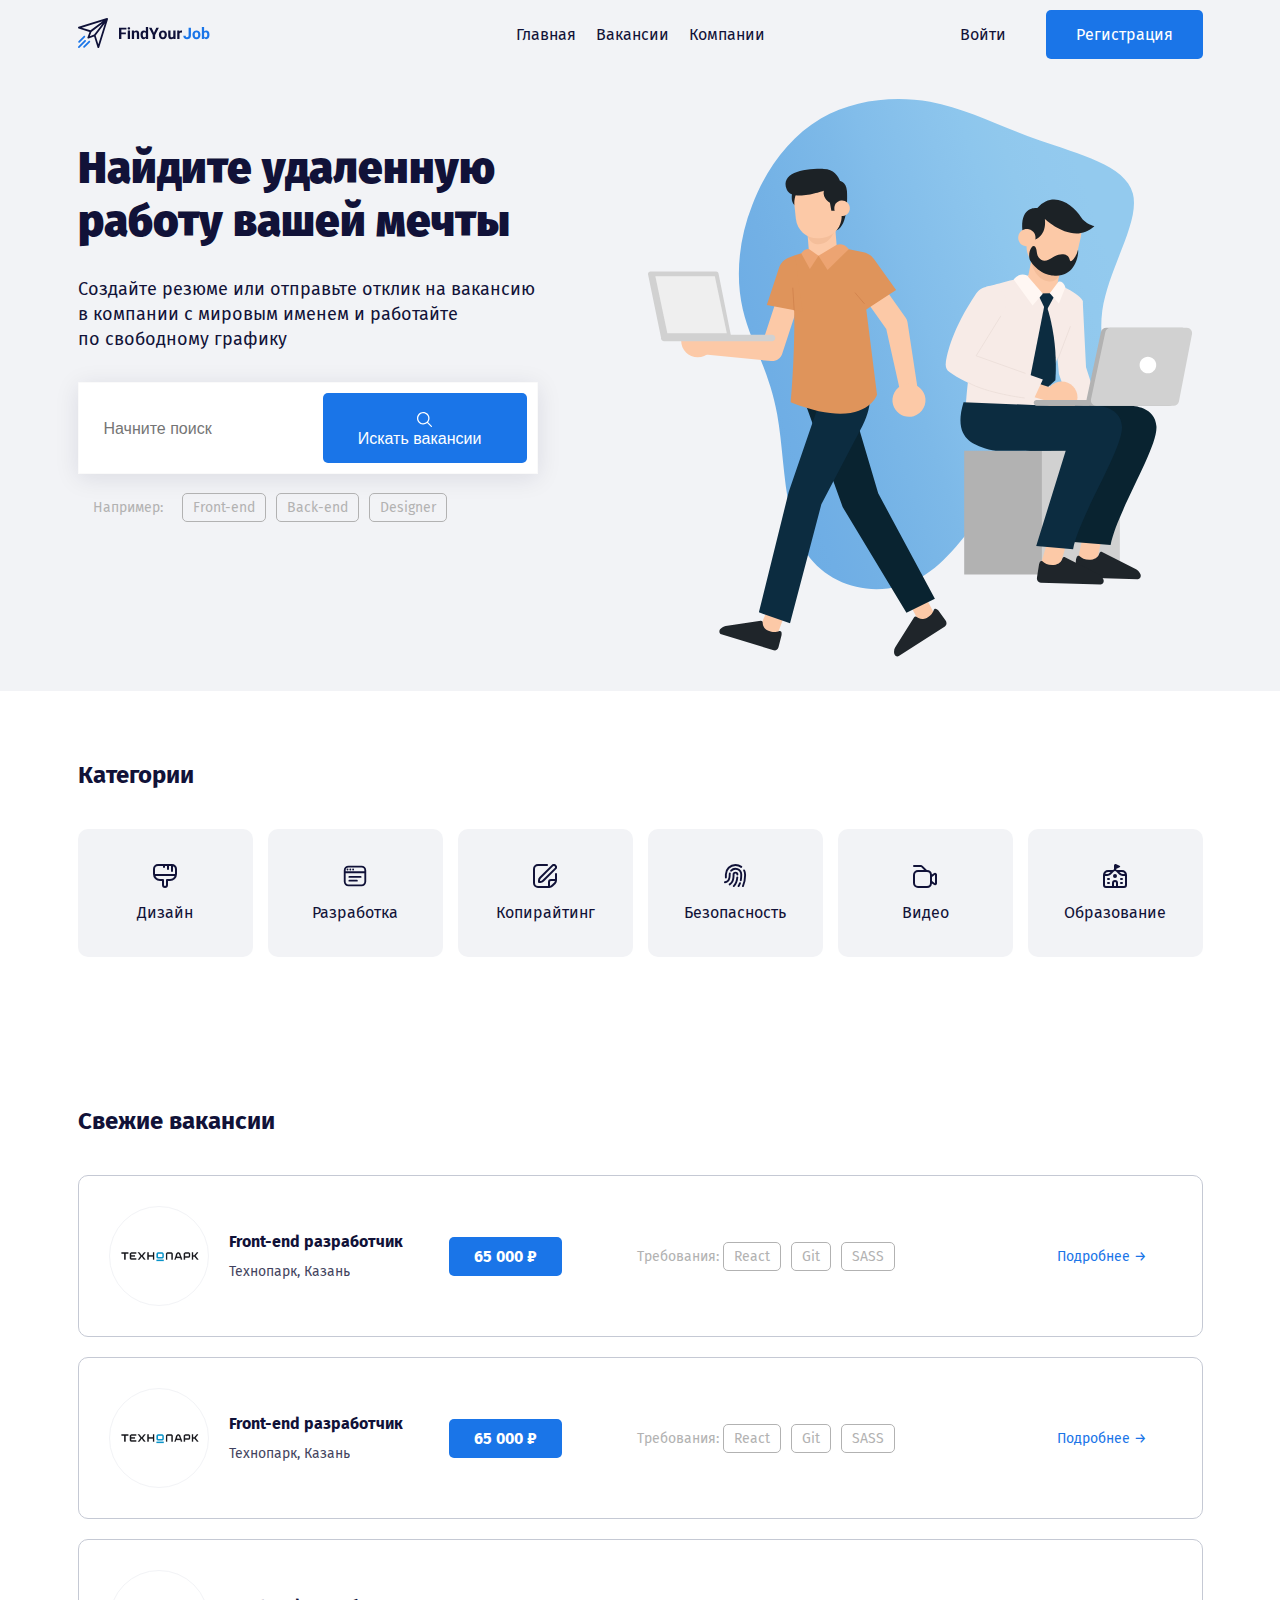
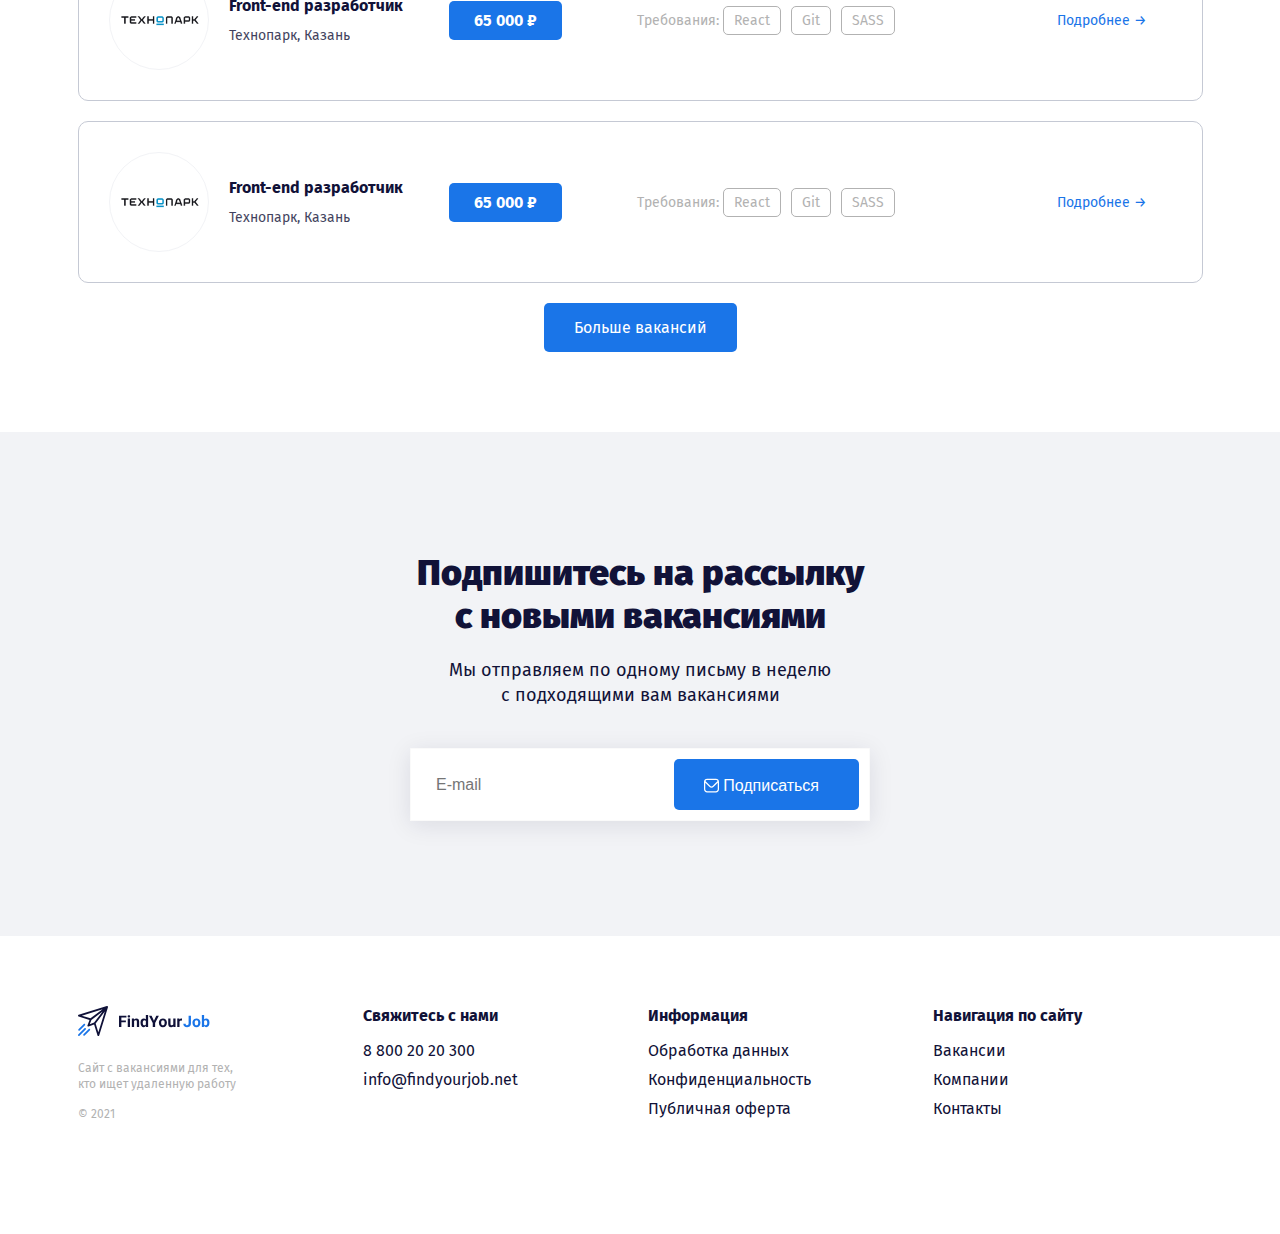
<file: Как найти работу/index.html>
<!DOCTYPE html>
<html lang="ru">
  <head>
    <meta charset="UTF-8" />
    <meta http-equiv="X-UA-Compatible" content="IE=edge" />
    <link rel="stylesheet" href="style/bootstrap-grid.min.css" />
    <link rel="preconnect" href="https://fonts.gstatic.com" />
    <link
      href="https://fonts.googleapis.com/css2?family=Fira+Sans:wght@400;700;900&display=swap"
      rel="stylesheet"
    />
    <link rel="stylesheet" href="style/style.css" />
    <title>Как найти работу</title>
  </head>
  <body>
    <header class="header pb-5 hero">
      <div class="container">
        <div
          class="
            d-flex
            pt-4 pt-lg-0
            d-lg-none
            align-items-center
            justify-content-between
          "
        >
          <a href="#" class="logo-link">
            <img src="img/logo.svg" alt="Logo" />
          </a>
          <a href="#" class="menu-btn">
            <img src="img/menu-burger.svg" alt="" />
          </a>
        </div>
        <div
          class="
            row
            align-items-center
            py-3
            navbar
            flex-column flex-lg-row
            justify-content-center
          "
        >
          <a href="#" class="close-btn d-lg-none">&times;</a>
          <div
            class="
              col-4
              mb-5 mb-lg-0
              d-flex
              justify-content-center justify-content-lg-start
            "
          >
            <a href="#" class="logo-link">
              <img src="img/logo.svg" alt="Logo" />
            </a>
          </div>
          <div class="col-lg-4 d-flex justify-content-center mb-5 mb-lg-0">
            <nav class="nav">
              <ul
                class="menu d-flex flex-column flex-lg-row align-items-center"
              >
                <li class="menu-item">
                  <a href="#" class="menu-link">Главная</a>
                </li>
                <li class="menu-item">
                  <a href="#" class="menu-link">Вакансии</a>
                </li>
                <li class="menu-item">
                  <a href="#" class="menu-link">Компании</a>
                </li>
              </ul>
            </nav>
          </div>
          <div
            class="
              col-lg-4
              d-flex
              align-items-center
              justify-content-lg-end justify-content-center
              flex-column flex-lg-row
            "
          >
            <a href="#" class="button-link">Войти</a>
            <a href="#" class="button-primary">Регистрация</a>
          </div>
        </div>
        <div class="row pt-5">
          <div class="col-xl-5 col-lg-6 col-md-10">
            <h1 class="hero-title">Найдите удаленную работу вашей мечты</h1>
            <p class="hero-text">
              Создайте резюме или отправьте отклик на вакансию в&nbsp;компании с
              мировым именем и работайте <br />
              по свободному графику
            </p>
            <form class="input-group d-flex">
              <input
                type="text"
                name=""
                class="input"
                placeholder="Начните поиск"
              />
              <button class="button button-primary">
                <img src="img/search.svg" alt="icon" class="search-img" />
                <span class="button-text d-none d-md-inline-block"
                  >Искать вакансии</span
                >
              </button>
            </form>
            <div class="tags-group">
              <span class="text-label1">Например:</span>
              <a href="#" class="tag">Front-end</a
              ><a href="#" class="tag">Back-end</a
              ><a href="#" class="tag">Designer</a>
            </div>
          </div>
          <div class="col-xl-6 offset-xl-1 col-lg-5 offset-lg-1 mt-5 mt-lg-0">
            <img src="img/hero-image.svg" alt="hero" class="hero-image" />
          </div>
        </div>
      </div>
    </header>
    <section class="section">
      <div class="container">
        <h2 class="section-title">Категории</h2>
        <div class="row">
          <div class="col-lg-2 col-md-4 mb-4 mb-lg-0 col-sm-6">
            <a href="#" class="card d-flex flex-column align-items-center">
              <svg class="icon" height="24" height="24" width="24">
                <use href="img/icons.svg#brush"></use>
              </svg>
              <span class="card-text">Дизайн</span>
            </a>
          </div>
          <div class="col-lg-2 col-md-4 mb-4 mb-lg-0 col-sm-6">
            <a href="#" class="card d-flex flex-column align-items-center">
              <svg class="icon" height="24" width="24">
                <use href="img/icons.svg#browser"></use>
              </svg>
              <span class="card-text">Разработка</span>
            </a>
          </div>
          <div class="col-lg-2 col-md-4 mb-4 mb-lg-0 col-sm-6">
            <a href="#" class="card d-flex flex-column align-items-center">
              <svg class="icon" height="24" width="24">
                <use href="img/icons.svg#edit 1"></use>
              </svg>
              <span class="card-text">Копирайтинг</span>
            </a>
          </div>
          <div class="col-lg-2 col-md-4 mb-4 mb-lg-0 col-sm-6">
            <a href="#" class="card d-flex flex-column align-items-center">
              <svg class="icon" height="24" width="24">
                <use href="img/icons.svg#fingerprint"></use>
              </svg>
              <span class="card-text">Безопасность</span>
            </a>
          </div>
          <div class="col-lg-2 col-md-4 mb-4 mb-lg-0 col-sm-6">
            <a href="#" class="card d-flex flex-column align-items-center">
              <svg class="icon" height="24" width="24">
                <use href="img/icons.svg#camera 1"></use>
              </svg>
              <span class="card-text">Видео</span>
            </a>
          </div>
          <div class="col-lg-2 col-md-4 mb-4 mb-lg-0 col-sm-6">
            <a href="#" class="card d-flex flex-column align-items-center">
              <svg class="icon" height="24" width="24">
                <use href="img/icons.svg#school 1"></use>
              </svg>
              <span class="card-text">Образование</span>
            </a>
          </div>
        </div>
      </div>
    </section>
    <section class="section offers">
      <div class="container">
        <h2 class="section-title">Свежие вакансии</h2>
        <div class="offer d-flex align-items-center flex-md-column flex-lg-row">
          <div class="offer-img mb-4 mb-lg-0"></div>
          <div class="offer-text mb-4 mb-lg-0">
            <h3 class="offer-title">Front-end разработчик</h3>
            <span class="offer-location">Технопарк, Казань</span>
          </div>
          <span class="salary mb-4 mb-lg-0">65 000 ₽</span>
          <div class="tags-group">
            <span class="text-label">Требования:</span>
            <a href="#" class="tag">React</a><a href="#" class="tag">Git</a
            ><a href="#" class="tag">SASS</a>
          </div>
          <a href="#" class="more mt-5 mt-lg-0">Подробнее →</a>
        </div>
        <div class="offer d-flex align-items-center flex-md-column flex-lg-row">
          <div class="offer-img mb-4 mb-lg-0"></div>
          <div class="offer-text mb-4 mb-lg-0">
            <h3 class="offer-title">Front-end разработчик</h3>
            <span class="offer-location">Технопарк, Казань</span>
          </div>
          <span class="salary mb-4 mb-lg-0">65 000 ₽</span>
          <div class="tags-group">
            <span class="text-label">Требования:</span>
            <a href="#" class="tag">React</a><a href="#" class="tag">Git</a
            ><a href="#" class="tag">SASS</a>
          </div>
          <a href="#" class="more mt-5 mt-lg-0">Подробнее →</a>
        </div>
        <div class="offer d-flex align-items-center flex-md-column flex-lg-row">
          <div class="offer-img mb-4 mb-lg-0"></div>
          <div class="offer-text mb-4 mb-lg-0">
            <h3 class="offer-title">Front-end разработчик</h3>
            <span class="offer-location">Технопарк, Казань</span>
          </div>
          <span class="salary mb-4 mb-lg-0">65 000 ₽</span>
          <div class="tags-group">
            <span class="text-label">Требования:</span>
            <a href="#" class="tag">React</a><a href="#" class="tag">Git</a
            ><a href="#" class="tag">SASS</a>
          </div>
          <a href="#" class="more mt-5 mt-lg-0">Подробнее →</a>
        </div>
        <div class="offer d-flex align-items-center flex-md-column flex-lg-row">
          <div class="offer-img mb-4 mb-lg-0"></div>
          <div class="offer-text mb-4 mb-lg-0">
            <h3 class="offer-title">Front-end разработчик</h3>
            <span class="offer-location">Технопарк, Казань</span>
          </div>
          <span class="salary mb-4 mb-lg-0">65 000 ₽</span>
          <div class="tags-group">
            <span class="text-label">Требования:</span>
            <a href="#" class="tag">React</a><a href="#" class="tag">Git</a
            ><a href="#" class="tag">SASS</a>
          </div>
          <a href="#" class="more mt-5 mt-lg-0">Подробнее →</a>
        </div>

        <a href="#" class="offers-button">Больше вакансий</a>
      </div>
    </section>
    <section class="section subscribe">
      <div class="container">
        <div class="subscribe-form">
          <h2 class="form-title">
            Подпишитесь на рассылку с новыми вакансиями
          </h2>
          <p class="form-text">
            Мы отправляем по одному письму в&nbsp;неделю с&nbsp;подходящими вам
            вакансиями
          </p>
          <form class="input-group d-flex">
            <input type="text" name="" class="input" placeholder="E-mail" />
            <button class="button button-primary">
              <img src="img/Vector.svg" alt="icon" class="search-img" />
              <span class="button-text d-none d-md-inline-block"
                >Подписаться</span
              >
            </button>
          </form>
        </div>
      </div>
    </section>
    <footer class="footer">
      <div class="container">
        <div class="row">
          <div class="col-lg-3 col-sm-6 mb-5 mb-lg-0">
            <img src="img/logo.svg" alt="logo" class="footer-logo" />
            <p class="footer-text">
              Сайт с вакансиями для тех, <br />
              кто ищет удаленную работу
            </p>
            <span class="copy-right">© 2021</span>
          </div>
          <div class="col-lg-3 col-sm-6 mb-5 mb-lg-0">
            <h3 class="footer-title">Свяжитесь с нами</h3>
            <ul class="footer-list">
              <li class="footer-list-item">
                <a href="tel:+78002020300" class="footer-list-link"
                  >8 800 20 20 300</a
                >
              </li>
              <li class="footer-list-item">
                <a href="mailto:info@findyourjob.net" class="footer-list-link"
                  >info@findyourjob.net</a
                >
              </li>
            </ul>
          </div>
          <div class="col-lg-3 col-sm-6 mb-5 mb-lg-0">
            <h3 class="footer-title">Информация</h3>
            <ul class="footer-list">
              <li class="footer-list-item">
                <a href="#" class="footer-list-link">Обработка данных</a>
              </li>
              <li class="footer-list-item">
                <a href="#" class="footer-list-link">Конфиденциальность</a>
              </li>
              <li class="footer-list-item">
                <a href="#" class="footer-list-link">Публичная оферта</a>
              </li>
            </ul>
          </div>
          <div class="col-lg-3 col-sm-6 mb-5 mb-lg-0">
            <h3 class="footer-title">Навигация по сайту</h3>
            <ul class="footer-list">
              <li class="footer-list-item">
                <a href="#" class="footer-list-link">Вакансии</a>
              </li>
              <li class="footer-list-item">
                <a href="#" class="footer-list-link">Компании</a>
              </li>
              <li class="footer-list-item">
                <a href="#" class="footer-list-link">Контакты</a>
              </li>
            </ul>
          </div>
        </div>
      </div>
    </footer>
    <script src="js/script.js"></script>
  </body>
</html>
</file>
<file: Как найти работу/style/style.css>
* {
  box-sizing: border-box;
}

html {
  font-size: 10px;
}
img {
  max-width: 100%;
}

body {
  font-family: "Fira Sans", sans-serif;
  font-size: 16px;
  color: #111238;
  margin: 0;
}

a {
  text-decoration: none;
}

.header {
  background: #f2f3f6;
}

.menu {
  list-style: none;
  padding: 0;
  margin: 0;
}

.menu-item:not(:last-child) {
  margin-right: 2rem;
}

.menu-link {
  color: #111238;
  line-height: 1.9rem;
  transition: color 0.2s;
}

.menu-link:hover {
  color: #1a75e8;
}

.button-link {
  color: inherit;
  padding: 1rem;
  margin-right: 3rem;
  line-height: 1.9rem;
}

.button-primary {
  display: inline-block;
  background: #1a75e8;
  border-radius: 0.5rem;
  padding: 1.5rem 3rem;
  color: white;
  line-height: 1.9rem;
  border: none;
  font-size: 1.6rem;
}

.hero-title {
  font-weight: 900;
  font-size: 4.4rem;
  line-height: 5.3rem;
  margin-top: 4.3rem;
}

.hero-text {
  font-size: 1.8rem;
  line-height: 2.5rem;
  margin-bottom: 3rem;
}
.input-group {
  background: #ffffff;
  border: 1px solid rgba(209, 209, 209, 0.1);
  box-shadow: 0px 4px 25px rgba(15, 17, 56, 0.1);
  border-radius: 0.5px;
  padding: 1rem;
  margin-bottom: 2.5rem;
}
.input {
  background: white;
  border: none;
  flex-grow: 1;
  font-size: 1.6rem;
  line-height: 1.9rem;
  color: #b2b2b2;
  padding-left: 1.5rem;
  margin-right: 1rem;
}
.input:focus {
  outline: 2px solid #0f2746;
  border-radius: 0.5rem;
}

.search-img {
  vertical-align: middle;
}
.button-text {
  vertical-align: middle;
  margin-right: 1rem;
}
.tags-group {
  padding-left: 1.5rem;
  color: #b2b2b2;
  font-size: 1.4rem;
  line-height: 1.7rem;
}
.text-label1 {
  margin-right: 1.5rem;
}
.tag {
  color: #b2b2b2;
  font-size: 1.4rem;
  line-height: 1.7rem;
  padding: 0.5rem 1rem;
  border: 1px solid #b2b2b2;
  border-radius: 5px;
  margin-right: 1rem;
}
.tag:last-child {
  margin-right: 0;
}

.section {
  padding-top: 7rem;
  padding-bottom: 8rem;
}
.section-title {
  margin-bottom: 4rem;
  margin-top: 0;
}
.card {
  font-size: 1.6rem;
  line-height: 1.9rem;
  color: #111238;
  background: #f2f3f6;
  border-radius: 1rem;
  padding: 3.5rem 5.5rem;
  transition: background 0.6s linear;
}

.card:hover {
  color: white;
  background: #1a75e8;
}

.card:hover .icon {
  fill: white;
}

.icon {
  fill: #111238;
  margin-bottom: 1.5rem;
  transition: background 0.5s linear;
}

.offer {
  border: 1px solid #c5c9d4;
  border-radius: 1rem;
  padding: 3rem;
  margin-bottom: 2rem;
}

.offer-last {
  margin: 0;
  margin-bottom: 4rem;
}

.offer-img {
  width: 10rem;
  height: 10rem;
  border: 1px solid #f2f3f6;
  border-radius: 50%;
  background: url(../img/logo-company.png) no-repeat center center / contain;
  margin-right: 2rem;
}

.offer-title {
  margin-top: 0;
  font-weight: 700;
  font-size: 1.6rem;
  line-height: 1.9rem;
  color: #111238;
  margin-bottom: 1rem;
}
.offer-location {
  font-size: 1.4rem;
  line-height: 1.7rem;
  color: #111238;
  opacity: 0.8;
}
.salary {
  margin-left: 4.6rem;
  margin-right: 6rem;
  font-weight: 700;
  font-size: 1.6rem;
  line-height: 1.9rem;
  color: #ffffff;
  background: #1a75e8;
  border-radius: 5px;
  padding: 1rem 2.5rem;
}

.more {
  font-size: 1.4rem;
  line-height: 1.7rem;
  color: #1a75e8;
  margin-left: auto;
  margin-right: 2.5rem;
}

.offers-button {
  display: block;
  width: 193px;
  height: 49px;
  text-align: center;
  margin: 0 auto;
  font-size: 1.6rem;
  line-height: 1.9rem;
  color: #ffffff;
  background: #1a75e8;
  border-radius: 5px;
  padding: 1.5rem 3rem;
}

.subscribe {
  background: #f2f3f6;
  padding: 9rem;
}

.subscribe-form {
  max-width: 460px;
  margin: 0 auto;
  text-align: center;
}
.form-title {
  font-weight: 900;
  font-size: 3.6rem;
  line-height: 4.3rem;
  margin-bottom: 2rem;
}
.form-text {
  font-size: 1.8rem;
  line-height: 140%;
  margin-bottom: 4rem;
}

.footer {
  padding-top: 7rem;
  padding-bottom: 10rem;
}
.footer-logo {
  margin-bottom: 2rem;
}
.footer-text {
  margin-top: 0;
  font-size: 1.2rem;
  line-height: 140%;
  color: #b2b2b2;
  margin-bottom: 1rem;
}
.copy-right {
  font-size: 1.2rem;
  line-height: 140%;
  color: #b2b2b2;
}

.footer-title {
  margin-top: 0;
  font-weight: bold;
  font-size: 1.6rem;
  line-height: 1.9rem;
  margin-bottom: 1.5rem;
}
.footer-list {
  padding: 0;
}
.footer-list-item {
  list-style: none;
  margin-bottom: 1rem;
}

.footer-list-item:last-child {
  margin-bottom: 0;
}
.footer-list-link {
  display: block;
  font-size: 1.6rem;
  line-height: 1.9rem;
  color: #111238;
}

@media (max-width: 1200px) {
  .salary {
    margin-left: 20px;
    margin-right: 20px;
  }
  .more {
    margin-right: 0;
  }
}

@media (max-width: 992px) {
  .more {
    margin: 0 auto;
  }
  .text-label {
    display: block;
    margin-bottom: 2rem;
    text-align: center;
    margin-right: 0;
  }
  .tags-group {
    padding-left: 0;
  }
  .offer-text {
    text-align: center;
  }
  .offer-img {
    margin-right: 0;
  }
  .navbar {
    position: fixed;
    left: 0;
    top: 0;
    width: 100%;
    height: 100%;
    background: white;
    transform: translateX(-100%);
    transition: transform 0.3s;
  }

  .is-open {
    transform: translateX(0%);
  }

  .menu-item:not(:last-child) {
    margin-right: 0;
  }
  .button-link {
    margin-right: 0;
  }
  .close-btn {
    position: fixed;
    top: 0;
    right: 10px;
    text-align: right;
    text-decoration: none;
    font-size: 24px;
    padding: 20px;
  }
  .logo-link {
    align-items: center;
  }
}

@media (max-width: 576px) {
  .footer {
    text-align: center;
  }
  .card {
    max-width: 200px;
    margin: 0 auto;
  }
  .section-title {
    text-align: center;
  }
  .hero-title {
    font-size: 24px;
    line-height: 1.4px;
  }
  .hero {
    text-align: center;
  }
}
</file>
